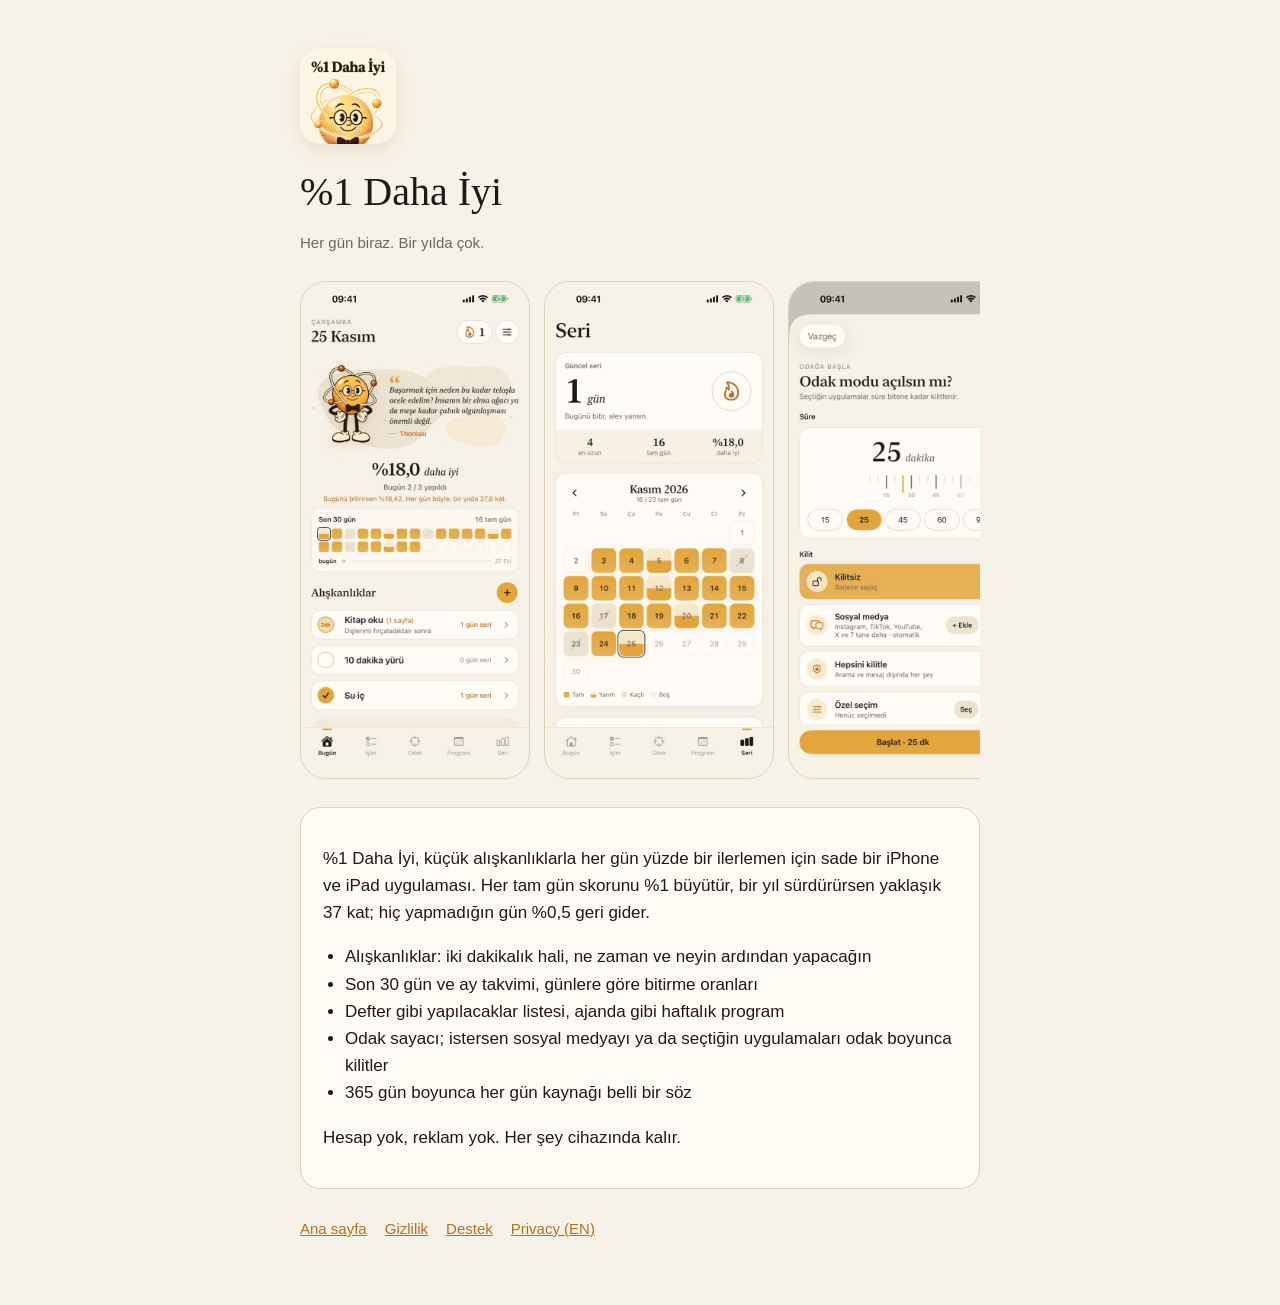
<file: index.html>
<!doctype html><html lang="tr"><head><meta charset="utf-8"><meta name="viewport" content="width=device-width,initial-scale=1"><title>%1 Daha İyi</title><link rel="stylesheet" href="style.css"></head><body><main>
<img class="icon" src="icon.png" alt="%1 Daha İyi uygulama ikonu">
<h1>%1 Daha İyi</h1>
<p class="muted">Her gün biraz. Bir yılda çok.</p>
<div class="shots">
<img src="ekran-1.jpg" width="598" height="1300" alt="Bugün ekranı: atom maskot, günün sözü, skor yüzdesi ve alışkanlık listesi">
<img src="ekran-2.jpg" width="598" height="1300" alt="Seri ekranı: güncel seri ve ay takvimi">
<img src="ekran-3.jpg" width="598" height="1300" alt="Odak penceresi: süre seçimi ve uygulama kilidi seçenekleri">
<img src="ekran-4.jpg" width="598" height="1300" alt="Program ekranı: haftalık ajanda">
</div>
<div class="card">
<p>%1 Daha İyi, küçük alışkanlıklarla her gün yüzde bir ilerlemen için sade bir iPhone ve iPad uygulaması. Her tam gün skorunu %1 büyütür, bir yıl sürdürürsen yaklaşık 37 kat; hiç yapmadığın gün %0,5 geri gider.</p>
<ul>
<li>Alışkanlıklar: iki dakikalık hali, ne zaman ve neyin ardından yapacağın</li>
<li>Son 30 gün ve ay takvimi, günlere göre bitirme oranları</li>
<li>Defter gibi yapılacaklar listesi, ajanda gibi haftalık program</li>
<li>Odak sayacı; istersen sosyal medyayı ya da seçtiğin uygulamaları odak boyunca kilitler</li>
<li>365 gün boyunca her gün kaynağı belli bir söz</li>
</ul>
<p>Hesap yok, reklam yok. Her şey cihazında kalır.</p>
</div>
<nav><a href="index.html">Ana sayfa</a><a href="gizlilik.html">Gizlilik</a><a href="destek.html">Destek</a><a href="privacy.html">Privacy (EN)</a></nav>
</main></body></html>
</file>
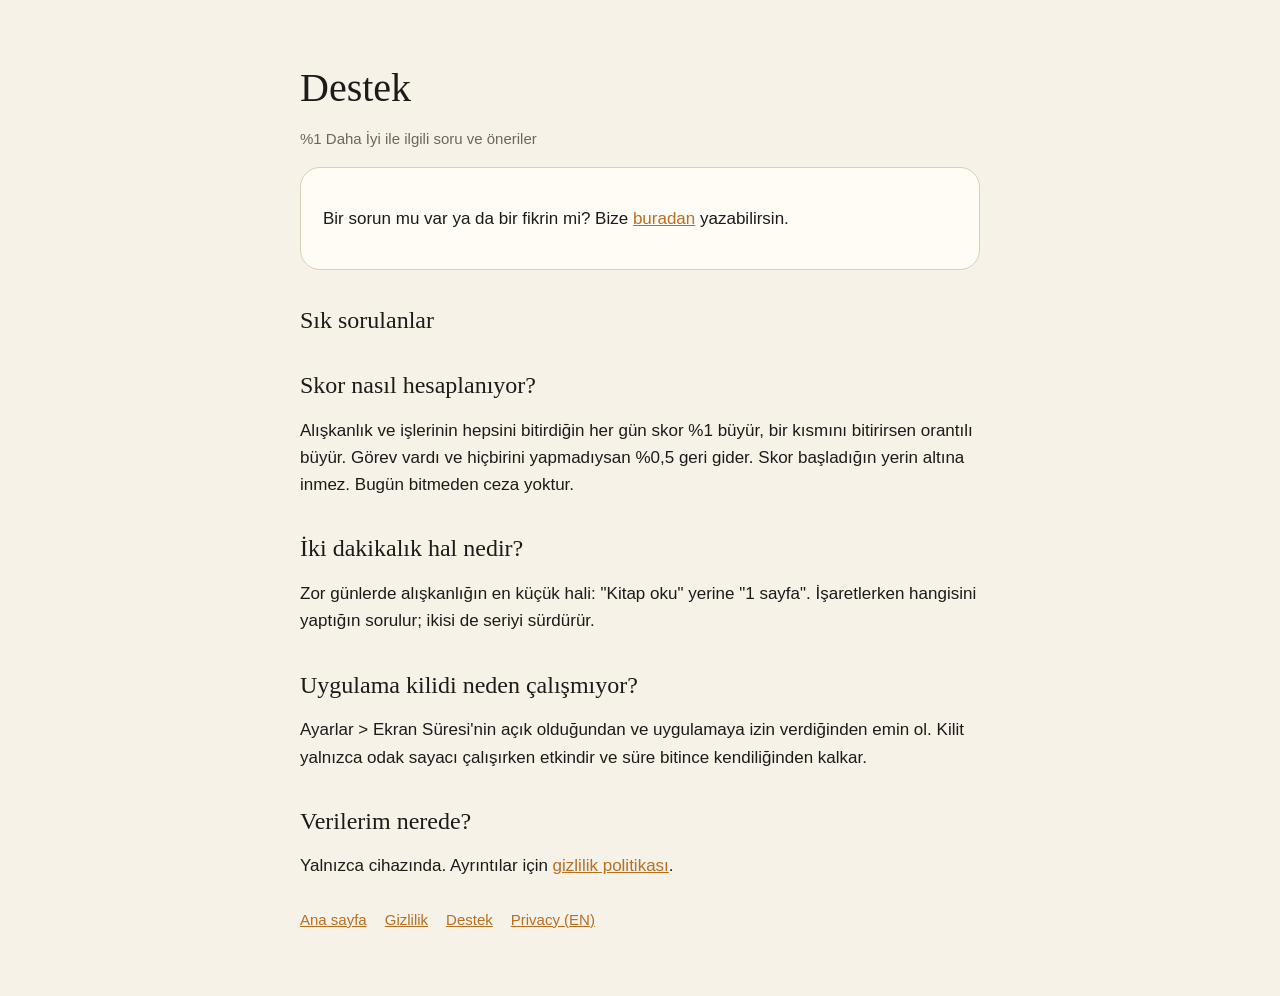
<file: destek.html>
<!doctype html><html lang="tr"><head><meta charset="utf-8"><meta name="viewport" content="width=device-width,initial-scale=1"><title>Destek · %1 Daha İyi</title><link rel="stylesheet" href="style.css"></head><body><main>
<h1>Destek</h1>
<p class="muted">%1 Daha İyi ile ilgili soru ve öneriler</p>
<div class="card"><p>Bir sorun mu var ya da bir fikrin mi? Bize <a href="https://github.com/mooskilink/yuzde-bir-daha-iyi/issues">buradan</a> yazabilirsin.</p></div>
<h2>Sık sorulanlar</h2>
<h2>Skor nasıl hesaplanıyor?</h2><p>Alışkanlık ve işlerinin hepsini bitirdiğin her gün skor %1 büyür, bir kısmını bitirirsen orantılı büyür. Görev vardı ve hiçbirini yapmadıysan %0,5 geri gider. Skor başladığın yerin altına inmez. Bugün bitmeden ceza yoktur.</p>
<h2>İki dakikalık hal nedir?</h2><p>Zor günlerde alışkanlığın en küçük hali: "Kitap oku" yerine "1 sayfa". İşaretlerken hangisini yaptığın sorulur; ikisi de seriyi sürdürür.</p>
<h2>Uygulama kilidi neden çalışmıyor?</h2><p>Ayarlar &gt; Ekran Süresi'nin açık olduğundan ve uygulamaya izin verdiğinden emin ol. Kilit yalnızca odak sayacı çalışırken etkindir ve süre bitince kendiliğinden kalkar.</p>
<h2>Verilerim nerede?</h2><p>Yalnızca cihazında. Ayrıntılar için <a href="gizlilik.html">gizlilik politikası</a>.</p>
<nav><a href="index.html">Ana sayfa</a><a href="gizlilik.html">Gizlilik</a><a href="destek.html">Destek</a><a href="privacy.html">Privacy (EN)</a></nav>
</main></body></html>
</file>
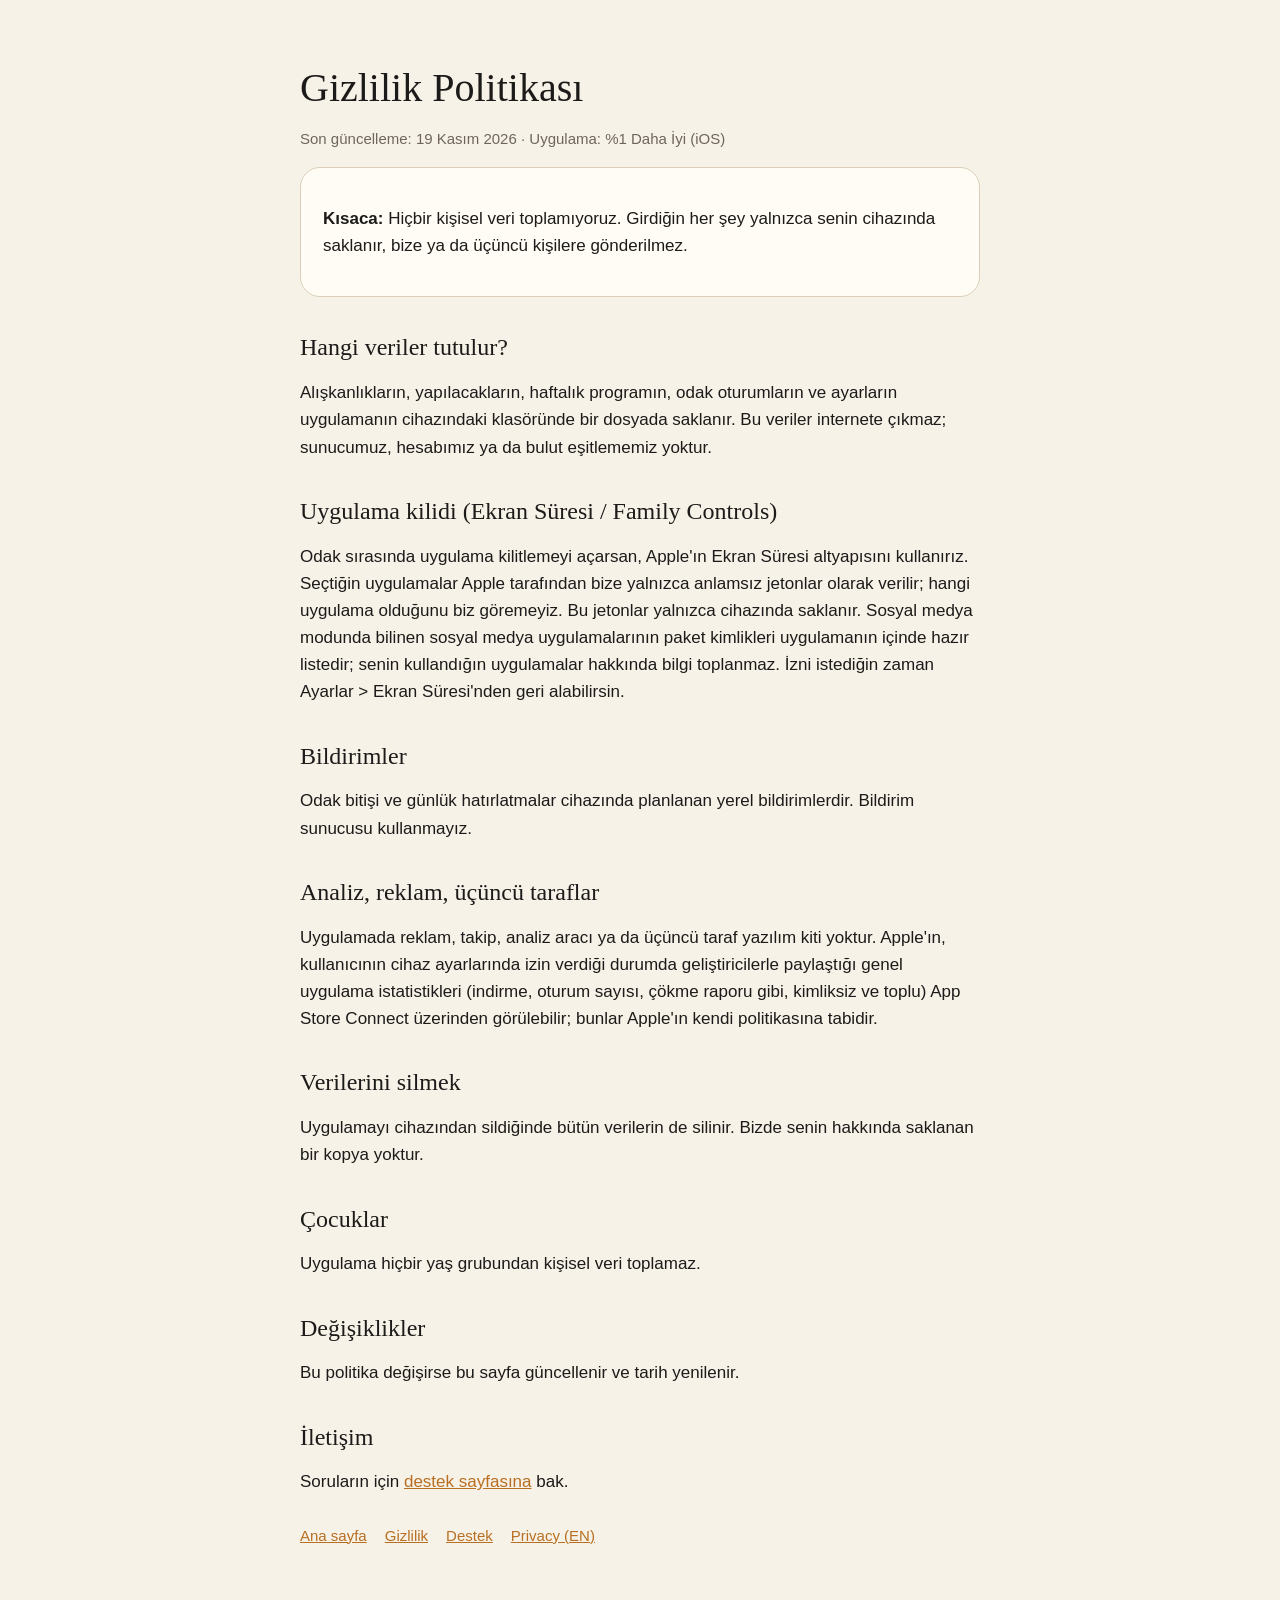
<file: gizlilik.html>
<!doctype html><html lang="tr"><head><meta charset="utf-8"><meta name="viewport" content="width=device-width,initial-scale=1"><title>Gizlilik Politikası · %1 Daha İyi</title><link rel="stylesheet" href="style.css"></head><body><main>
<h1>Gizlilik Politikası</h1>
<p class="muted">Son güncelleme: 19 Kasım 2026 · Uygulama: %1 Daha İyi (iOS)</p>
<div class="card"><p><strong>Kısaca:</strong> Hiçbir kişisel veri toplamıyoruz. Girdiğin her şey yalnızca senin cihazında saklanır, bize ya da üçüncü kişilere gönderilmez.</p></div>
<h2>Hangi veriler tutulur?</h2>
<p>Alışkanlıkların, yapılacakların, haftalık programın, odak oturumların ve ayarların uygulamanın cihazındaki klasöründe bir dosyada saklanır. Bu veriler internete çıkmaz; sunucumuz, hesabımız ya da bulut eşitlememiz yoktur.</p>
<h2>Uygulama kilidi (Ekran Süresi / Family Controls)</h2>
<p>Odak sırasında uygulama kilitlemeyi açarsan, Apple'ın Ekran Süresi altyapısını kullanırız. Seçtiğin uygulamalar Apple tarafından bize yalnızca anlamsız jetonlar olarak verilir; hangi uygulama olduğunu biz göremeyiz. Bu jetonlar yalnızca cihazında saklanır. Sosyal medya modunda bilinen sosyal medya uygulamalarının paket kimlikleri uygulamanın içinde hazır listedir; senin kullandığın uygulamalar hakkında bilgi toplanmaz. İzni istediğin zaman Ayarlar &gt; Ekran Süresi'nden geri alabilirsin.</p>
<h2>Bildirimler</h2>
<p>Odak bitişi ve günlük hatırlatmalar cihazında planlanan yerel bildirimlerdir. Bildirim sunucusu kullanmayız.</p>
<h2>Analiz, reklam, üçüncü taraflar</h2>
<p>Uygulamada reklam, takip, analiz aracı ya da üçüncü taraf yazılım kiti yoktur. Apple'ın, kullanıcının cihaz ayarlarında izin verdiği durumda geliştiricilerle paylaştığı genel uygulama istatistikleri (indirme, oturum sayısı, çökme raporu gibi, kimliksiz ve toplu) App Store Connect üzerinden görülebilir; bunlar Apple'ın kendi politikasına tabidir.</p>
<h2>Verilerini silmek</h2>
<p>Uygulamayı cihazından sildiğinde bütün verilerin de silinir. Bizde senin hakkında saklanan bir kopya yoktur.</p>
<h2>Çocuklar</h2>
<p>Uygulama hiçbir yaş grubundan kişisel veri toplamaz.</p>
<h2>Değişiklikler</h2>
<p>Bu politika değişirse bu sayfa güncellenir ve tarih yenilenir.</p>
<h2>İletişim</h2>
<p>Soruların için <a href="destek.html">destek sayfasına</a> bak.</p>
<nav><a href="index.html">Ana sayfa</a><a href="gizlilik.html">Gizlilik</a><a href="destek.html">Destek</a><a href="privacy.html">Privacy (EN)</a></nav>
</main></body></html>
</file>
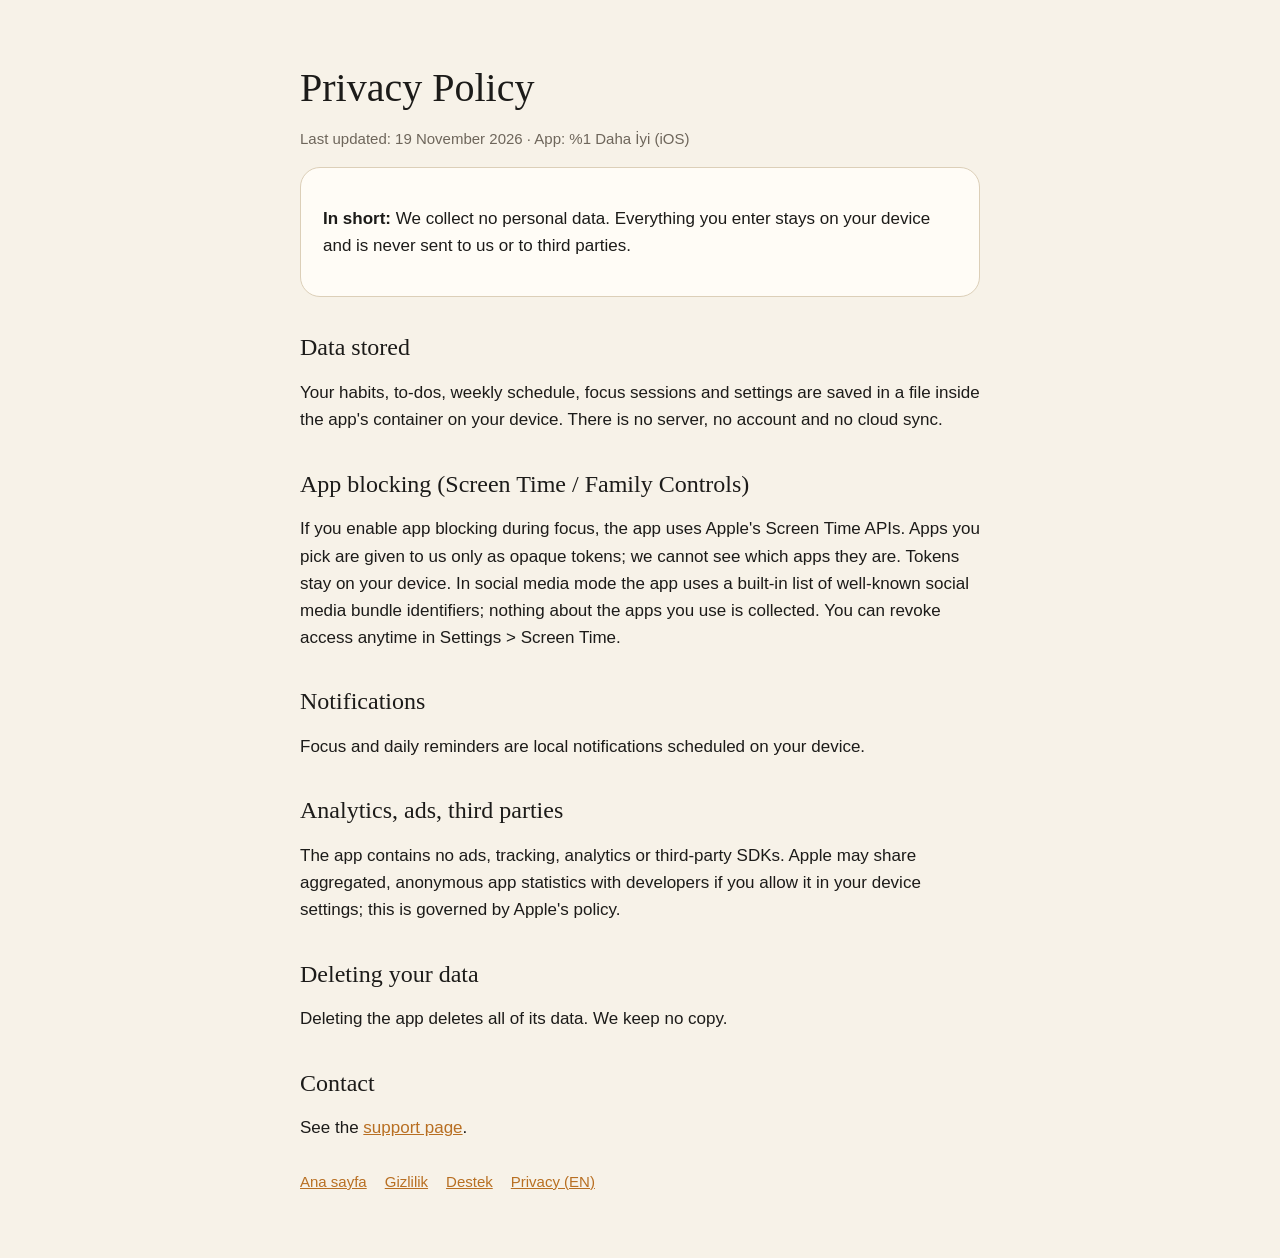
<file: privacy.html>
<!doctype html><html lang="en"><head><meta charset="utf-8"><meta name="viewport" content="width=device-width,initial-scale=1"><title>Privacy Policy · %1 Daha İyi</title><link rel="stylesheet" href="style.css"></head><body><main>
<h1>Privacy Policy</h1>
<p class="muted">Last updated: 19 November 2026 · App: %1 Daha İyi (iOS)</p>
<div class="card"><p><strong>In short:</strong> We collect no personal data. Everything you enter stays on your device and is never sent to us or to third parties.</p></div>
<h2>Data stored</h2><p>Your habits, to-dos, weekly schedule, focus sessions and settings are saved in a file inside the app's container on your device. There is no server, no account and no cloud sync.</p>
<h2>App blocking (Screen Time / Family Controls)</h2><p>If you enable app blocking during focus, the app uses Apple's Screen Time APIs. Apps you pick are given to us only as opaque tokens; we cannot see which apps they are. Tokens stay on your device. In social media mode the app uses a built-in list of well-known social media bundle identifiers; nothing about the apps you use is collected. You can revoke access anytime in Settings &gt; Screen Time.</p>
<h2>Notifications</h2><p>Focus and daily reminders are local notifications scheduled on your device.</p>
<h2>Analytics, ads, third parties</h2><p>The app contains no ads, tracking, analytics or third-party SDKs. Apple may share aggregated, anonymous app statistics with developers if you allow it in your device settings; this is governed by Apple's policy.</p>
<h2>Deleting your data</h2><p>Deleting the app deletes all of its data. We keep no copy.</p>
<h2>Contact</h2><p>See the <a href="destek.html">support page</a>.</p>
<nav><a href="index.html">Ana sayfa</a><a href="gizlilik.html">Gizlilik</a><a href="destek.html">Destek</a><a href="privacy.html">Privacy (EN)</a></nav>
</main></body></html>
</file>
<file: style.css>
:root{--paper:#F7F2E8;--card:#FFFCF6;--ink:#1C1B19;--soft:#6E665B;--gold:#E3A63B;--amber:#B86F22;--line:#DCCFB8}
*{box-sizing:border-box}
body{margin:0;background:var(--paper);color:var(--ink);font:17px/1.6 -apple-system,BlinkMacSystemFont,"Segoe UI",sans-serif}
main{max-width:720px;margin:0 auto;padding:48px 20px 64px}
h1,h2{font-family:"New York",Georgia,"Times New Roman",serif;font-weight:500;line-height:1.2}
h1{font-size:40px;margin:16px 0 8px}h2{font-size:24px;margin:36px 0 8px}
a{color:var(--amber)}
.card{background:var(--card);border:1px solid var(--line);border-radius:20px;padding:20px 22px;margin:16px 0}
.muted{color:var(--soft);font-size:15px}
.icon{width:96px;height:96px;border-radius:22px;box-shadow:0 6px 20px rgba(184,111,34,.15)}
nav{display:flex;gap:18px;flex-wrap:wrap;margin-top:28px;font-size:15px}
ul{padding-left:22px}
.shots{display:flex;gap:14px;overflow-x:auto;scroll-snap-type:x mandatory;padding:6px 0 12px;margin:20px 0 4px}
.shots img{width:230px;height:auto;flex:none;scroll-snap-align:start;border-radius:26px;border:1px solid var(--line);background:var(--card)}
</file>
